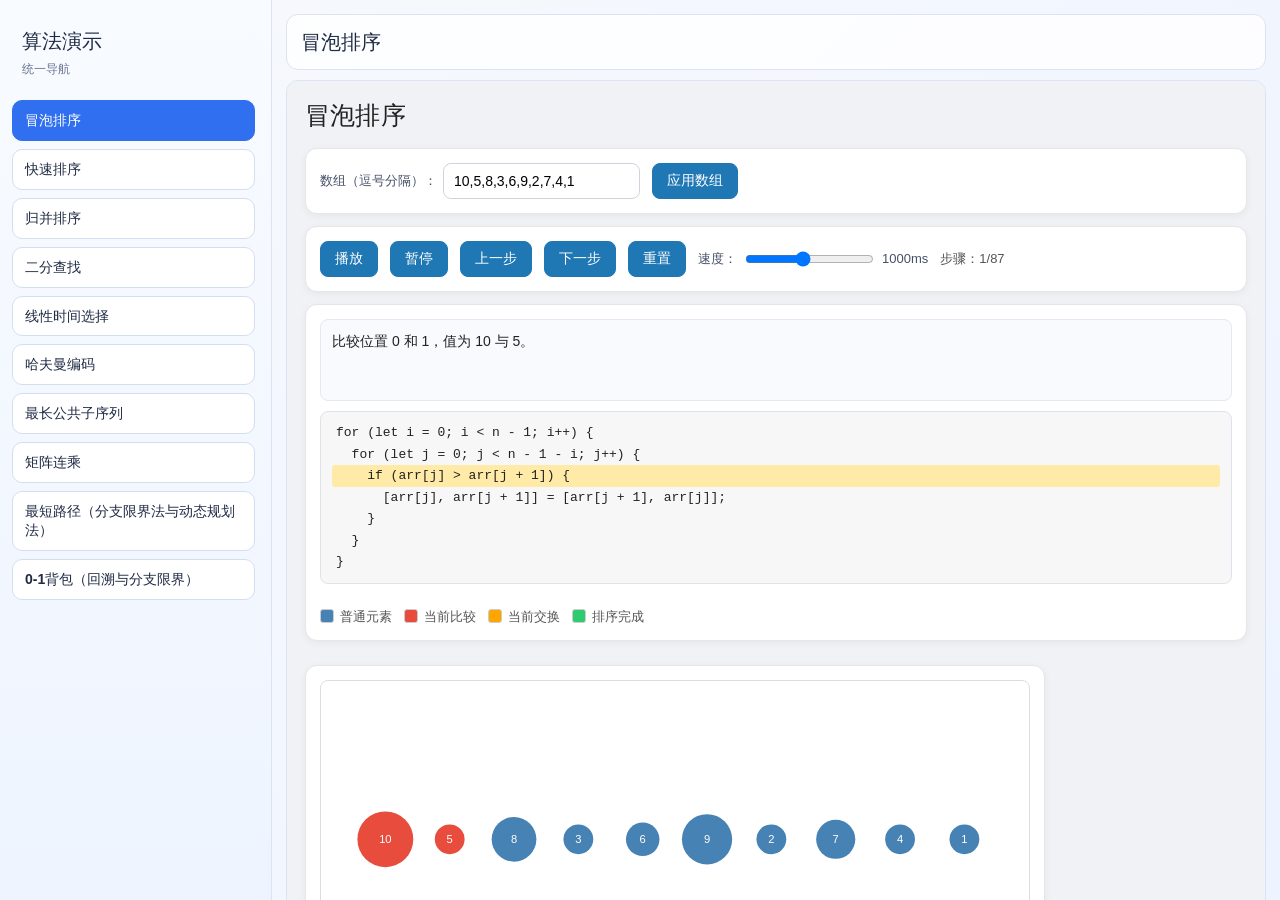
<file: index.html>
<!doctype html>
<html lang="en">
  <head>
    <meta charset="UTF-8" />
    <link rel="icon" type="image/svg+xml" href="/favicon.svg" />
    <meta name="viewport" content="width=device-width, initial-scale=1.0" />
    <title>static-react</title>
    <script type="module" crossorigin src="/assets/index-CiB1Pe1D.js"></script>
    <link rel="stylesheet" crossorigin href="/assets/index-Cq4PNaN3.css">
  </head>
  <body>
    <div id="root"></div>
  </body>
</html>
</file>
<file: assets/index-Cq4PNaN3.css>
:root{--bg-1: #f7f9fc;--bg-2: #edf3ff;--text: #1f2a44;--muted: #6a7390;--card: #ffffff;--line: #dbe3f4;--primary: #2f6ff0;font-family:Segoe UI,PingFang SC,Microsoft YaHei,sans-serif;line-height:1.5;font-weight:400;color:var(--text);font-synthesis:none;text-rendering:optimizeLegibility;-webkit-font-smoothing:antialiased;-moz-osx-font-smoothing:grayscale}*{box-sizing:border-box}body{margin:0;min-height:100vh;background:linear-gradient(135deg,var(--bg-1),var(--bg-2));color:var(--text)}a{color:inherit}#root{min-height:100vh}.app-shell{min-height:100vh;display:grid;grid-template-columns:272px minmax(0,1fr)}.sidebar{border-right:1px solid var(--line);background:linear-gradient(180deg,#f8fbff,#eef4ff);padding:18px 12px;display:flex;flex-direction:column;gap:14px}.sidebar-head{padding:8px 10px}.sidebar-head h1{margin:0;font-size:20px}.sidebar-head p{margin:4px 0 0;font-size:12px;color:var(--muted)}.sidebar-nav{display:flex;flex-direction:column;gap:8px;overflow:auto;padding-right:4px}.side-link{text-decoration:none;color:#1f2a44;border:1px solid #d4def1;background:#fff;border-radius:10px;padding:10px 12px;font-size:14px;line-height:1.35;font-weight:600;transition:all .2s ease}.side-link:hover{border-color:var(--primary);box-shadow:0 8px 18px #2f6ff029;transform:translateY(-1px)}.side-link.active{background:#2f6ff0;color:#fff;border-color:#2f6ff0}.content-area{min-width:0;height:100vh;overflow:auto;padding:14px}.demo-runtime-page{min-height:calc(100vh - 28px);display:flex;flex-direction:column;gap:10px}.demo-header{background:#ffffffd6;border:1px solid var(--line);border-radius:12px;padding:12px 14px;display:flex;align-items:center;justify-content:space-between;gap:12px}.demo-header h2{margin:0;font-size:20px}.demo-header p{margin:2px 0 0;font-size:13px;color:var(--muted)}.runtime-pane{flex:1;min-height:540px;background:#ffffffb3;border:1px solid var(--line);border-radius:12px;overflow:hidden}.runtime-loading{min-height:540px;display:grid;place-items:center;color:var(--muted);font-size:14px;background:#fff}@media (max-width: 860px){.app-shell{grid-template-columns:1fr}.sidebar{border-right:none;border-bottom:1px solid var(--line);padding:10px}.sidebar-nav{max-height:220px}.content-area{height:auto;min-height:0;padding:10px}.demo-runtime-page{min-height:auto}.demo-header{flex-direction:column;align-items:flex-start}.runtime-pane,.runtime-loading{min-height:420px}}
</file>
